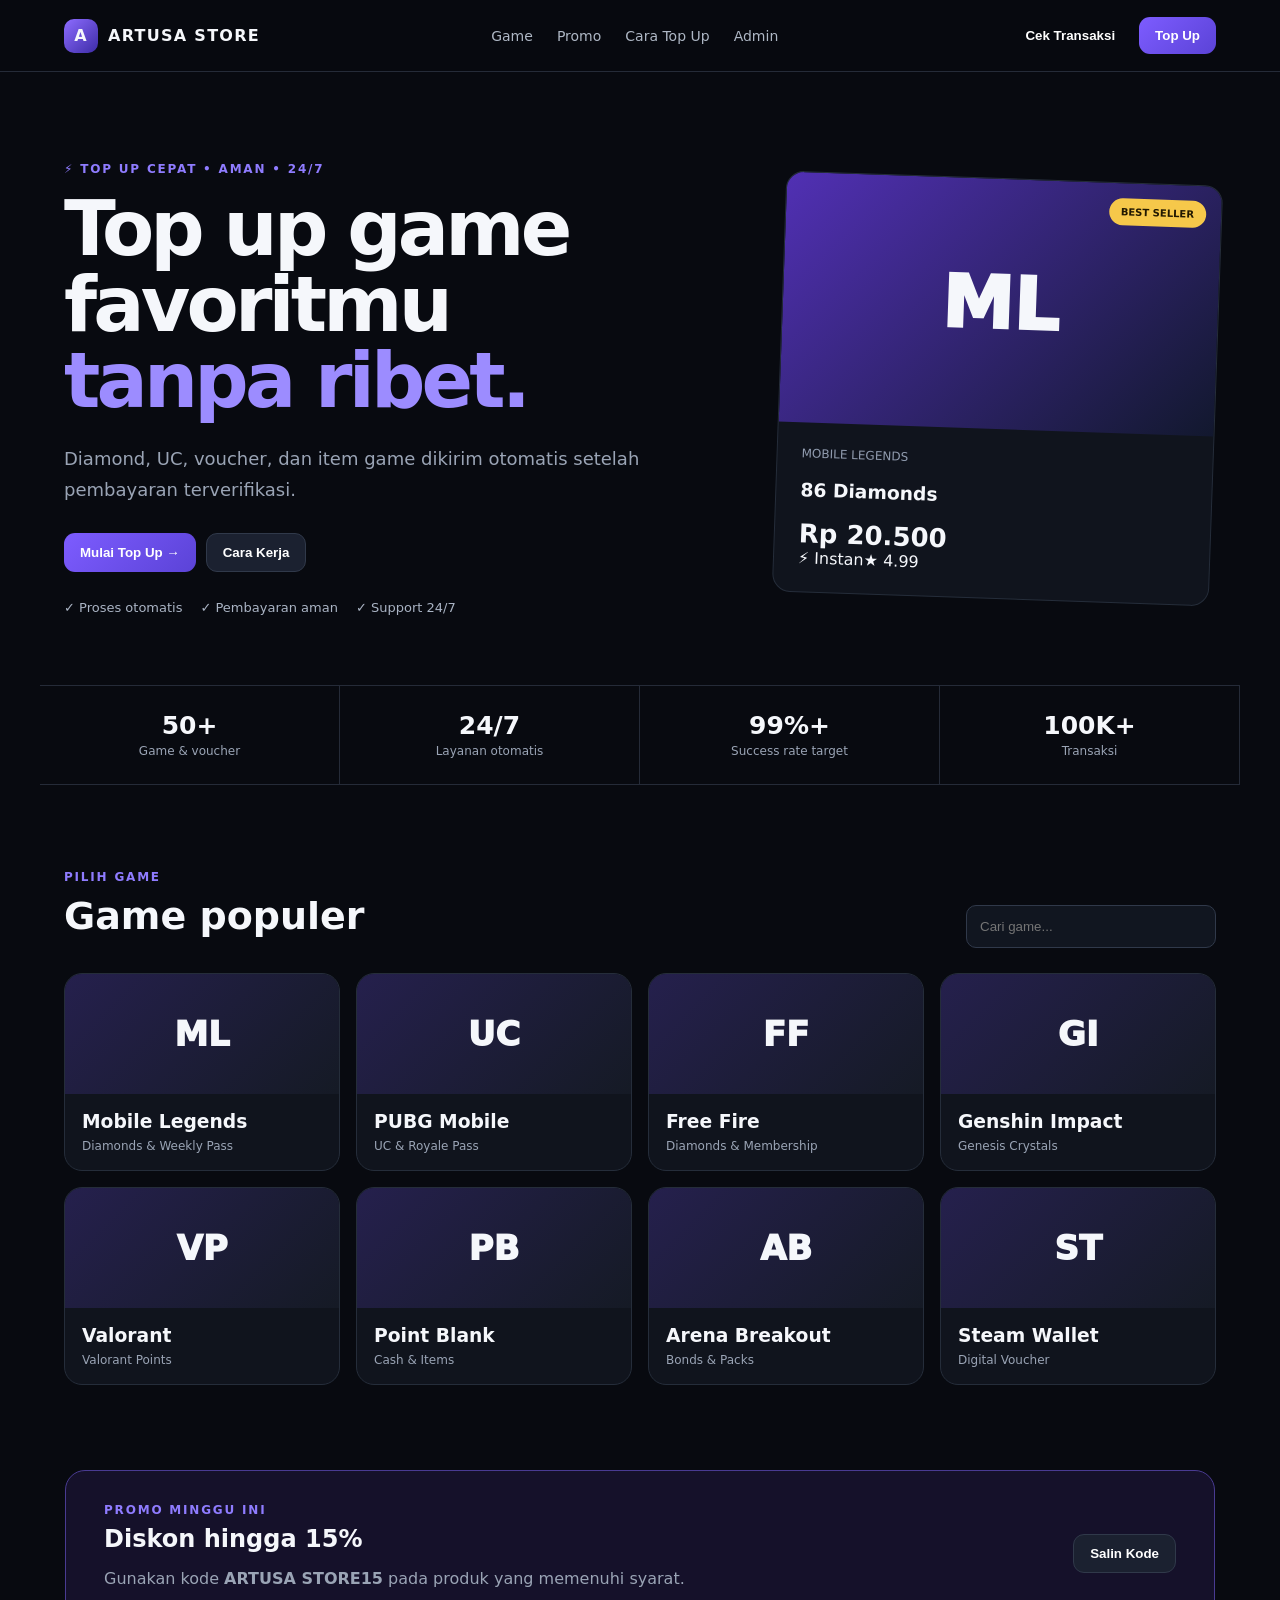
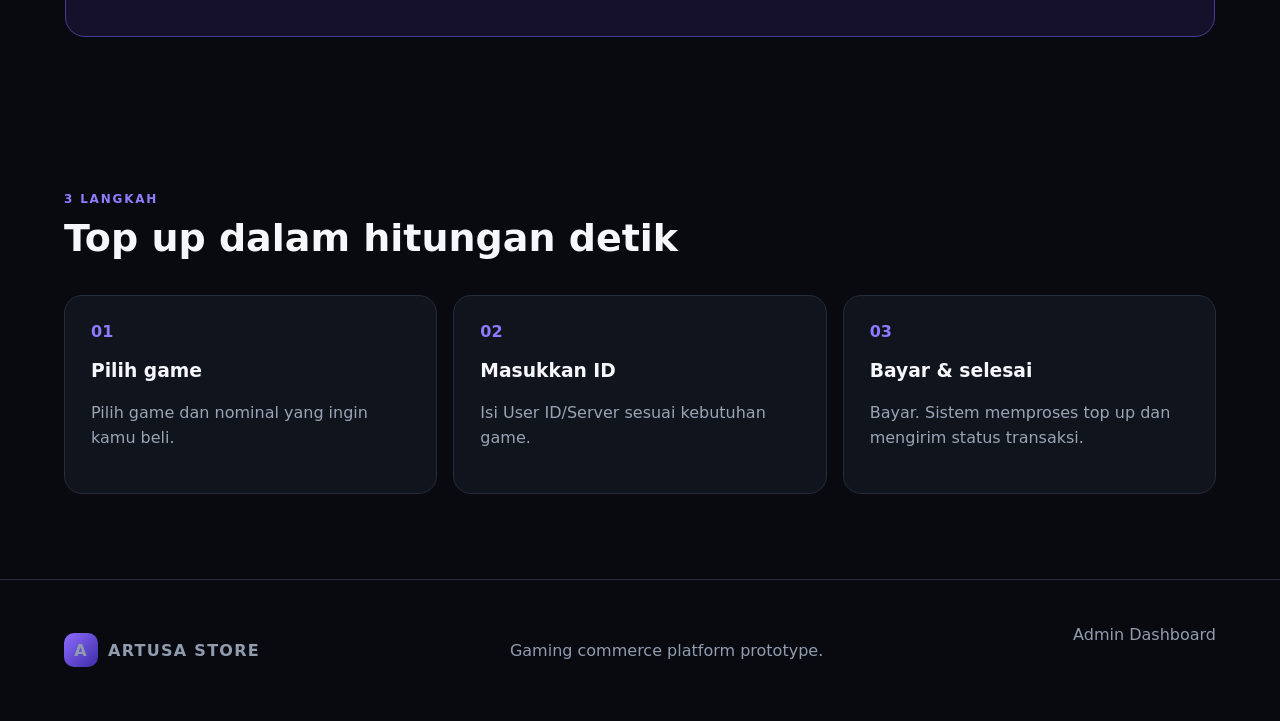
<file: index.html>
<!doctype html><html lang="id"><head><meta charset="utf-8"><meta name="viewport" content="width=device-width,initial-scale=1"><title>ARTUSA STORE — Top Up Game</title><link rel="stylesheet" href="styles.css"></head><body><header class="nav"><a class="brand" href="index.html"><span class="logo">A</span><span>ARTUSA STORE</span></a><nav><a href="#games">Game</a><a href="#promo">Promo</a><a href="#how">Cara Top Up</a><a href="admin/index.html">Admin</a></nav><div class="nav-actions"><button class="ghost" onclick="showInvoicePrompt()">Cek Transaksi</button><button class="primary" onclick="document.getElementById('games').scrollIntoView()">Top Up</button></div></header><main><section class="hero"><div><div class="eyebrow">⚡ TOP UP CEPAT • AMAN • 24/7</div><h1>Top up game favoritmu<br><span>tanpa ribet.</span></h1><p>Diamond, UC, voucher, dan item game dikirim otomatis setelah pembayaran terverifikasi.</p><div class="hero-actions"><button class="primary large" onclick="document.getElementById('games').scrollIntoView()">Mulai Top Up →</button><button class="secondary large" onclick="document.getElementById('how').scrollIntoView()">Cara Kerja</button></div><div class="trust"><span>✓ Proses otomatis</span><span>✓ Pembayaran aman</span><span>✓ Support 24/7</span></div></div><div class="hero-card"><div class="floating">BEST SELLER</div><div class="game-art mlbb">ML</div><div class="hero-card-body"><div class="muted">MOBILE LEGENDS</div><h3>86 Diamonds</h3><div class="price">Rp 20.500</div><div class="mini-row"><span>⚡ Instan</span><span>★ 4.99</span></div></div></div></section><section class="stats"><div><strong>50+</strong><span>Game & voucher</span></div><div><strong>24/7</strong><span>Layanan otomatis</span></div><div><strong>99%+</strong><span>Success rate target</span></div><div><strong>100K+</strong><span>Transaksi</span></div></section><section id="games" class="section"><div class="section-head"><div><div class="eyebrow">PILIH GAME</div><h2>Game populer</h2></div><input id="search" class="search" placeholder="Cari game..." oninput="renderGames()"></div><div id="gameGrid" class="game-grid"></div></section><section id="promo" class="promo-banner"><div><div class="eyebrow">PROMO MINGGU INI</div><h2>Diskon hingga 15%</h2><p>Gunakan kode <b>ARTUSA STORE15</b> pada produk yang memenuhi syarat.</p></div><button class="secondary" onclick="copyPromo()">Salin Kode</button></section><section id="how" class="section"><div class="section-head"><div><div class="eyebrow">3 LANGKAH</div><h2>Top up dalam hitungan detik</h2></div></div><div class="steps"><div><b>01</b><h3>Pilih game</h3><p>Pilih game dan nominal yang ingin kamu beli.</p></div><div><b>02</b><h3>Masukkan ID</h3><p>Isi User ID/Server sesuai kebutuhan game.</p></div><div><b>03</b><h3>Bayar & selesai</h3><p>Bayar. Sistem memproses top up dan mengirim status transaksi.</p></div></div></section></main><footer><div class="brand"><span class="logo">A</span><span>ARTUSA STORE</span></div><p>Gaming commerce platform prototype.</p><div><a href="admin/index.html">Admin Dashboard</a></div></footer><div id="modal" class="modal hidden"><div class="modal-box"><button class="close" onclick="closeModal()">×</button><div id="modalContent"></div></div></div><script src="app.js"></script></body></html>
</file>
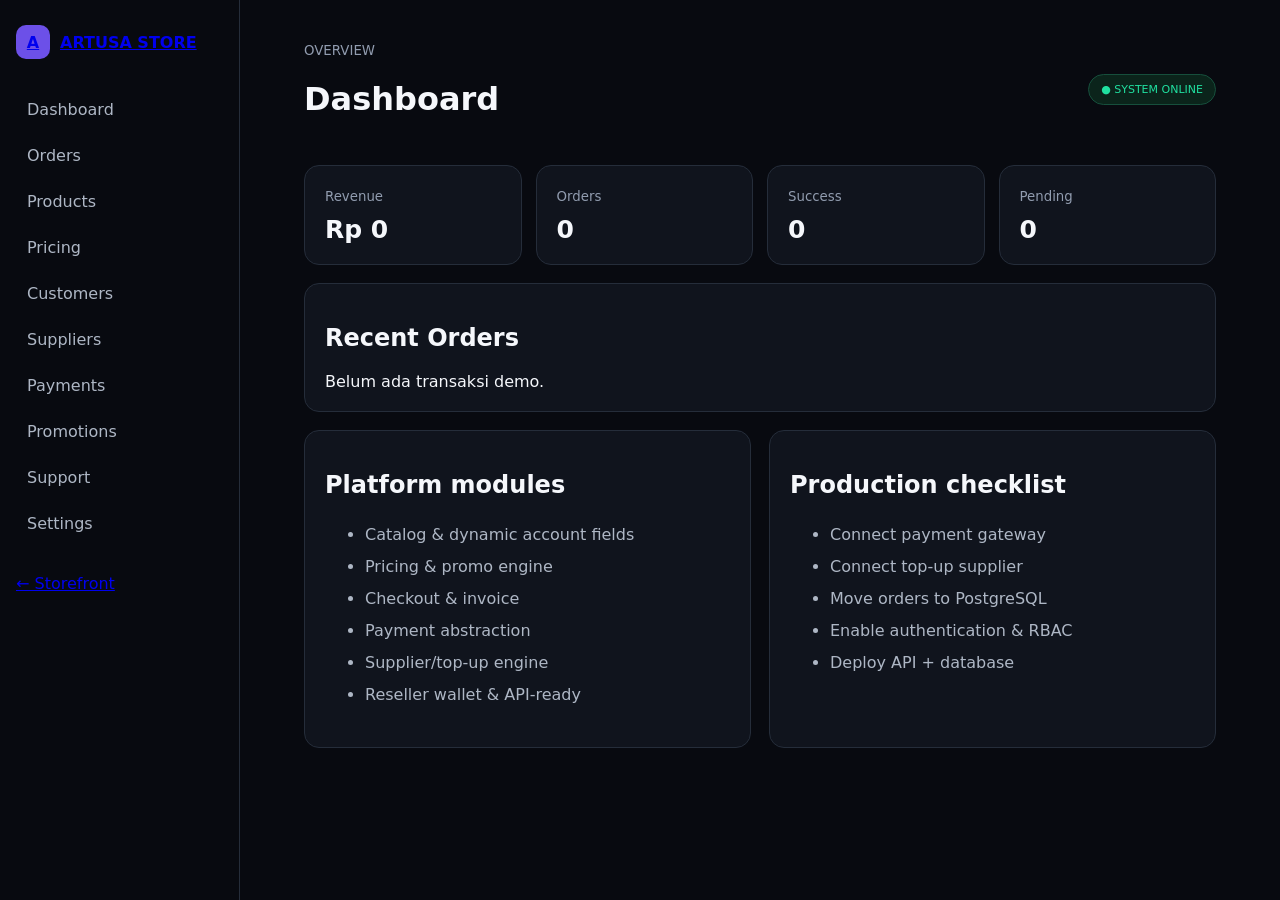
<file: admin/index.html>
<!doctype html><html lang="id"><head><meta charset="utf-8"><meta name="viewport" content="width=device-width,initial-scale=1"><title>ARTUSA STORE Admin</title><link rel="stylesheet" href="admin.css"></head><body><aside><a class="brand" href="../index.html"><span class="logo">A</span> ARTUSA STORE</a><nav><a>Dashboard</a><a>Orders</a><a>Products</a><a>Pricing</a><a>Customers</a><a>Suppliers</a><a>Payments</a><a>Promotions</a><a>Support</a><a>Settings</a></nav><a href="../index.html">← Storefront</a></aside><main><header><div><small>OVERVIEW</small><h1>Dashboard</h1></div><span class="badge">● SYSTEM ONLINE</span></header><section class="cards"><div><small>Revenue</small><strong id="revenue">Rp 0</strong></div><div><small>Orders</small><strong id="orders">0</strong></div><div><small>Success</small><strong id="success">0</strong></div><div><small>Pending</small><strong id="pending">0</strong></div></section><section class="panel"><h2>Recent Orders</h2><div id="table">Belum ada transaksi demo.</div></section><section class="grid"><div class="panel"><h2>Platform modules</h2><ul><li>Catalog & dynamic account fields</li><li>Pricing & promo engine</li><li>Checkout & invoice</li><li>Payment abstraction</li><li>Supplier/top-up engine</li><li>Reseller wallet & API-ready</li></ul></div><div class="panel"><h2>Production checklist</h2><ul><li>Connect payment gateway</li><li>Connect top-up supplier</li><li>Move orders to PostgreSQL</li><li>Enable authentication & RBAC</li><li>Deploy API + database</li></ul></div></section></main><script src="admin.js"></script></body></html>
</file>
<file: styles.css>
*{box-sizing:border-box}html{scroll-behavior:smooth}body{margin:0;background:#080a10;color:#f5f7fb;font-family:Inter,system-ui,sans-serif}a{color:inherit;text-decoration:none}.nav{height:72px;display:flex;align-items:center;justify-content:space-between;padding:0 5vw;border-bottom:1px solid #252b38;position:sticky;top:0;background:#080a10ee;backdrop-filter:blur(14px);z-index:10}.brand{display:flex;gap:10px;align-items:center;font-weight:900;letter-spacing:.08em}.logo{width:34px;height:34px;border-radius:10px;display:grid;place-items:center;background:linear-gradient(135deg,#8d6cff,#3d2ca7)}nav{display:flex;gap:24px;color:#aeb7c5;font-size:14px}.nav-actions{display:flex;gap:8px}.primary,.secondary,.ghost{border:0;border-radius:11px;padding:11px 16px;font-weight:700;cursor:pointer;color:#fff}.primary{background:linear-gradient(135deg,#7d5cff,#5b43d7)}.secondary{background:#1b2130;border:1px solid #30394a}.ghost{background:transparent}.hero{max-width:1200px;margin:auto;min-height:580px;padding:90px 24px 70px;display:grid;grid-template-columns:1.2fr .8fr;gap:60px;align-items:center}.eyebrow{font-size:12px;letter-spacing:.15em;color:#8f7cff;font-weight:800}.hero h1{font-size:clamp(44px,6vw,76px);line-height:1;margin:15px 0 25px;letter-spacing:-.05em}.hero h1 span{color:#9c8cff}.hero p{color:#9aa4b5;font-size:18px;line-height:1.7}.hero-actions{display:flex;gap:10px;margin:28px 0}.trust{display:flex;gap:18px;color:#aab4c4;font-size:13px;flex-wrap:wrap}.hero-card,.game,.steps>div,.panel{background:#10141d;border:1px solid #252d3a;border-radius:18px}.hero-card{overflow:hidden;transform:rotate(2deg)}.floating{padding:8px 12px;background:#f6c84a;color:#211800;font-size:10px;font-weight:900;position:absolute;right:15px;top:15px;border-radius:99px}.game-art{height:250px;display:grid;place-items:center;font-size:72px;font-weight:1000;background:linear-gradient(135deg,#5130b4,#12182e)}.hero-card-body{padding:24px}.muted{color:#919caf;font-size:12px}.price{font-size:26px;font-weight:900}.stats{max-width:1200px;margin:auto;border-block:1px solid #252b38;display:grid;grid-template-columns:repeat(4,1fr)}.stats div{text-align:center;padding:25px;border-right:1px solid #252b38}.stats strong{display:block;font-size:25px}.stats span{color:#9aa4b5;font-size:12px}.section{max-width:1200px;margin:auto;padding:85px 24px}.section-head{display:flex;justify-content:space-between;align-items:end;margin-bottom:25px}.section h2{font-size:38px;margin:10px 0}.search{background:#111620;border:1px solid #30394a;border-radius:10px;padding:13px;color:#fff;width:250px}.game-grid{display:grid;grid-template-columns:repeat(4,1fr);gap:16px}.game{overflow:hidden;cursor:pointer}.game:hover{transform:translateY(-3px);border-color:#6650c9}.game-cover{height:120px;display:grid;place-items:center;font-size:34px;font-weight:1000;background:linear-gradient(135deg,#25204d,#151a25)}.game-body{padding:17px}.game-body h3{margin:0 0 7px}.game-body p{margin:0;color:#9aa4b5;font-size:12px}.promo-banner{max-width:1150px;margin:0 auto 70px;padding:32px 38px;border:1px solid #493b92;background:#15112a;border-radius:20px;display:flex;justify-content:space-between;align-items:center}.promo-banner h2{margin:8px 0}.promo-banner p{color:#9aa4b5}.steps{display:grid;grid-template-columns:repeat(3,1fr);gap:16px}.steps>div{padding:26px}.steps b{color:#8d7aff}.steps p{color:#9aa4b5;line-height:1.6}footer{border-top:1px solid #252b38;padding:45px 5vw;display:flex;justify-content:space-between;color:#919caf}.modal{position:fixed;inset:0;background:#000b;display:grid;place-items:center;z-index:50;padding:20px}.hidden{display:none}.modal-box{width:min(560px,100%);background:#111620;border:1px solid #30394a;border-radius:18px;padding:28px;position:relative}.close{position:absolute;right:14px;top:10px;background:none;border:0;color:#fff;font-size:28px}.form-grid{display:grid;gap:12px}.field{display:grid;gap:6px}.field label{font-size:12px;color:#aeb7c5}.field input,.field select{width:100%;padding:13px;background:#0a0d14;border:1px solid #2b3442;border-radius:9px;color:#fff}.variant-list{display:grid;grid-template-columns:1fr 1fr;gap:10px;margin:15px 0}.variant{padding:13px;border:1px solid #252d3a;border-radius:10px;cursor:pointer}.variant.active{border-color:#7d5cff;background:#17132d}.invoice-row{display:flex;justify-content:space-between;padding:10px 0;border-bottom:1px solid #252d3a}@media(max-width:850px){nav{display:none}.hero{grid-template-columns:1fr}.game-grid{grid-template-columns:1fr 1fr}.steps{grid-template-columns:1fr}.stats{grid-template-columns:1fr 1fr}}@media(max-width:520px){.nav{padding:0 16px}.nav-actions .ghost{display:none}.hero{padding:60px 18px}.game-grid{grid-template-columns:1fr}.section{padding:60px 18px}.section-head{display:block}.search{width:100%;margin-top:15px}.promo-banner{margin:0 18px 50px;display:block;padding:25px}.stats div{padding:20px 8px}footer{display:block}}
</file>
<file: admin/admin.css>
*{box-sizing:border-box}body{margin:0;background:#080a10;color:#f5f7fb;font-family:Inter,system-ui,sans-serif;display:flex;min-height:100vh}aside{width:240px;position:fixed;height:100vh;border-right:1px solid #252d3a;padding:25px 16px;display:flex;flex-direction:column;gap:30px}.brand{font-weight:900;display:flex;gap:10px;align-items:center}.logo{width:34px;height:34px;border-radius:10px;display:grid;place-items:center;background:#6c50e8}aside nav{display:grid;gap:5px}aside nav a{padding:11px;border-radius:8px;color:#aeb7c5}aside nav a:hover{background:#17132b;color:#fff}main{margin-left:240px;width:calc(100% - 240px);padding:40px 5vw}header{display:flex;justify-content:space-between;align-items:center;margin-bottom:25px}small{color:#919caf}.badge{color:#20e0a0;background:#0b241b;border:1px solid #164f3c;padding:8px 12px;border-radius:99px;font-size:11px}.cards{display:grid;grid-template-columns:repeat(4,1fr);gap:14px}.cards>div,.panel{background:#10141d;border:1px solid #252d3a;border-radius:15px;padding:20px}.cards strong{display:block;font-size:25px;margin-top:10px}.panel{margin-top:18px}.grid{display:grid;grid-template-columns:1fr 1fr;gap:18px}.panel li{color:#aeb7c5;line-height:2}@media(max-width:800px){aside{width:70px}.brand{font-size:0}.brand .logo{font-size:16px}aside nav a{font-size:0}main{margin-left:70px;width:calc(100% - 70px)}.cards{grid-template-columns:1fr 1fr}.grid{grid-template-columns:1fr}}
</file>
